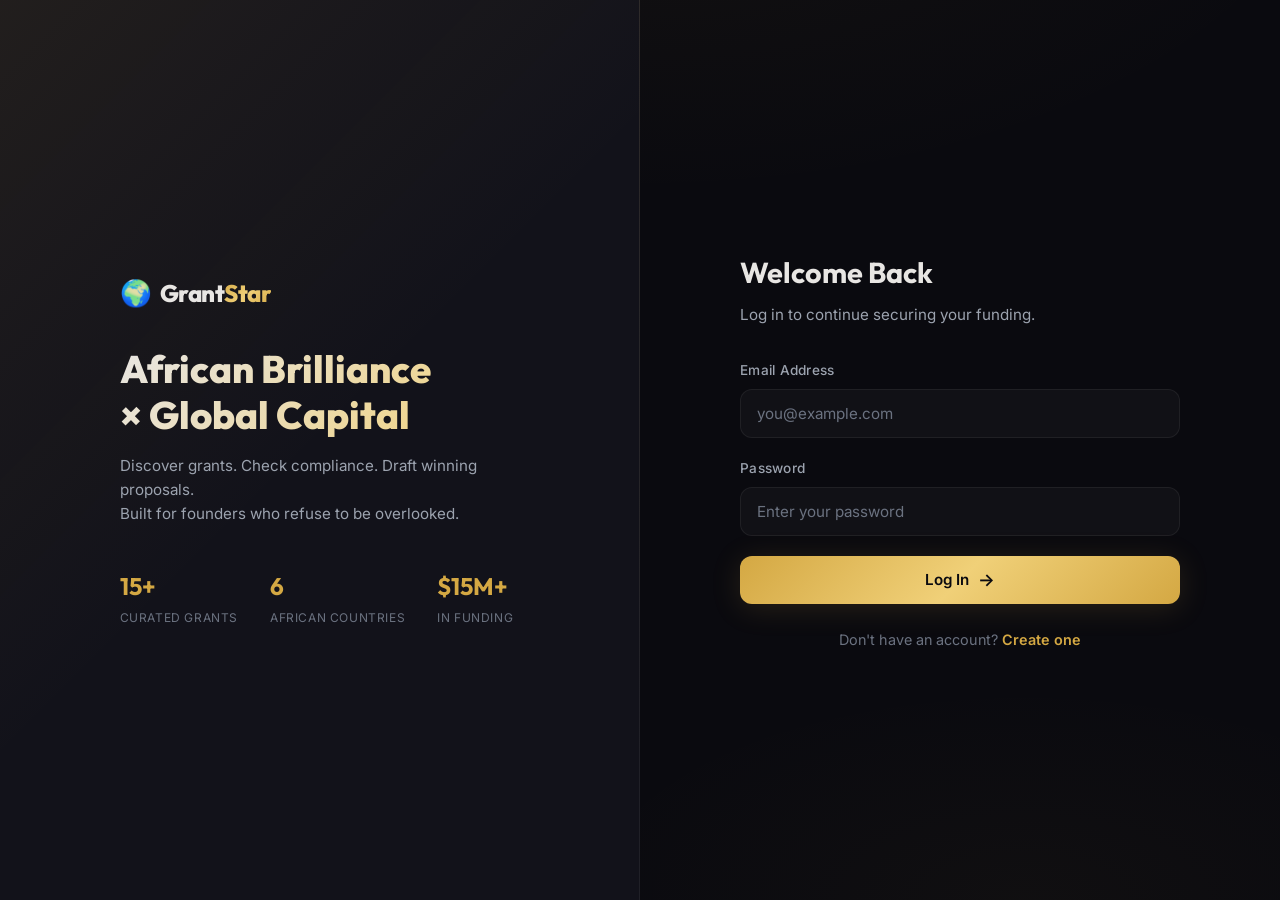
<file: templates/login.html>
<!DOCTYPE html>
<html lang="en">

<head>
    <meta charset="UTF-8">
    <meta name="viewport" content="width=device-width, initial-scale=1.0">
    <meta name="description" content="GrantStar — Login to your African Grant Strategist account.">
    <title>Login — GrantStar</title>
    <link rel="preconnect" href="https://fonts.googleapis.com">
    <link rel="preconnect" href="https://fonts.gstatic.com" crossorigin>
    <link
        href="https://fonts.googleapis.com/css2?family=Inter:wght@300;400;500;600;700;800&family=Outfit:wght@400;500;600;700;800&display=swap"
        rel="stylesheet">
    <link rel="stylesheet" href="/static/css/style.css">
</head>

<body class="auth-body">

    <div class="auth-container">
        <!-- Left: Branding Panel -->
        <div class="auth-branding">
            <div class="auth-brand-content">
                <div class="logo">
                    <span class="logo-icon">🌍</span>
                    <span class="logo-text">Grant<span class="logo-accent">Star</span></span>
                </div>
                <h1 class="auth-headline">African Brilliance<br>× Global Capital</h1>
                <p class="auth-subtext">
                    Discover grants. Check compliance. Draft winning proposals.<br>
                    Built for founders who refuse to be overlooked.
                </p>
                <div class="auth-stats">
                    <div class="auth-stat">
                        <span class="auth-stat-num">15+</span>
                        <span class="auth-stat-label">Curated Grants</span>
                    </div>
                    <div class="auth-stat">
                        <span class="auth-stat-num">6</span>
                        <span class="auth-stat-label">African Countries</span>
                    </div>
                    <div class="auth-stat">
                        <span class="auth-stat-num">$15M+</span>
                        <span class="auth-stat-label">In Funding</span>
                    </div>
                </div>
            </div>
        </div>

        <!-- Right: Login Form -->
        <div class="auth-form-panel">
            <div class="auth-form-wrapper">
                <h2 class="auth-form-title">Welcome Back</h2>
                <p class="auth-form-subtitle">Log in to continue securing your funding.</p>

                <form id="login-form" class="auth-form">
                    <div class="form-group">
                        <label for="email">Email Address</label>
                        <input type="email" id="email" placeholder="you@example.com" required autocomplete="email">
                    </div>
                    <div class="form-group">
                        <label for="password">Password</label>
                        <input type="password" id="password" placeholder="Enter your password" required
                            autocomplete="current-password">
                    </div>

                    <div id="error-message" class="auth-error hidden"></div>

                    <button type="submit" class="btn btn-primary btn-full" id="btn-login">
                        <span class="btn-text">Log In</span>
                        <span class="btn-icon">→</span>
                    </button>
                </form>

                <p class="auth-switch">
                    Don't have an account? <a href="/register">Create one</a>
                </p>
            </div>
        </div>
    </div>

    <!-- Toast -->
    <div id="toast" class="toast hidden">
        <span id="toast-message"></span>
    </div>

    <!-- Loading -->
    <div id="loading" class="loading-overlay hidden">
        <div class="loading-spinner">
            <div class="spinner-ring"></div>
            <p class="loading-text">Authenticating...</p>
        </div>
    </div>

    <script>
        // ── LOGIN FORM ──
        document.getElementById('login-form').addEventListener('submit', async (e) => {
            e.preventDefault();
            const email = document.getElementById('email').value;
            const password = document.getElementById('password').value;
            const errorEl = document.getElementById('error-message');
            const btn = document.getElementById('btn-login');

            errorEl.classList.add('hidden');
            btn.disabled = true;
            btn.querySelector('.btn-text').textContent = 'Logging in...';

            try {
                const res = await fetch('/api/auth/login', {
                    method: 'POST',
                    headers: { 'Content-Type': 'application/json' },
                    body: JSON.stringify({ email, password }),
                });

                const data = await res.json();

                if (res.ok) {
                    showToast('Login successful! Redirecting...');
                    setTimeout(() => { window.location.href = '/'; }, 800);
                } else {
                    errorEl.textContent = data.error || 'Login failed.';
                    errorEl.classList.remove('hidden');
                    btn.disabled = false;
                    btn.querySelector('.btn-text').textContent = 'Log In';
                }
            } catch (err) {
                errorEl.textContent = 'Network error. Please try again.';
                errorEl.classList.remove('hidden');
                btn.disabled = false;
                btn.querySelector('.btn-text').textContent = 'Log In';
            }
        });

        function showToast(message) {
            const toast = document.getElementById('toast');
            document.getElementById('toast-message').textContent = message;
            toast.classList.remove('hidden');
            toast.classList.add('show');
            setTimeout(() => {
                toast.classList.remove('show');
                setTimeout(() => toast.classList.add('hidden'), 300);
            }, 3000);
        }
    </script>
</body>

</html>
</file>
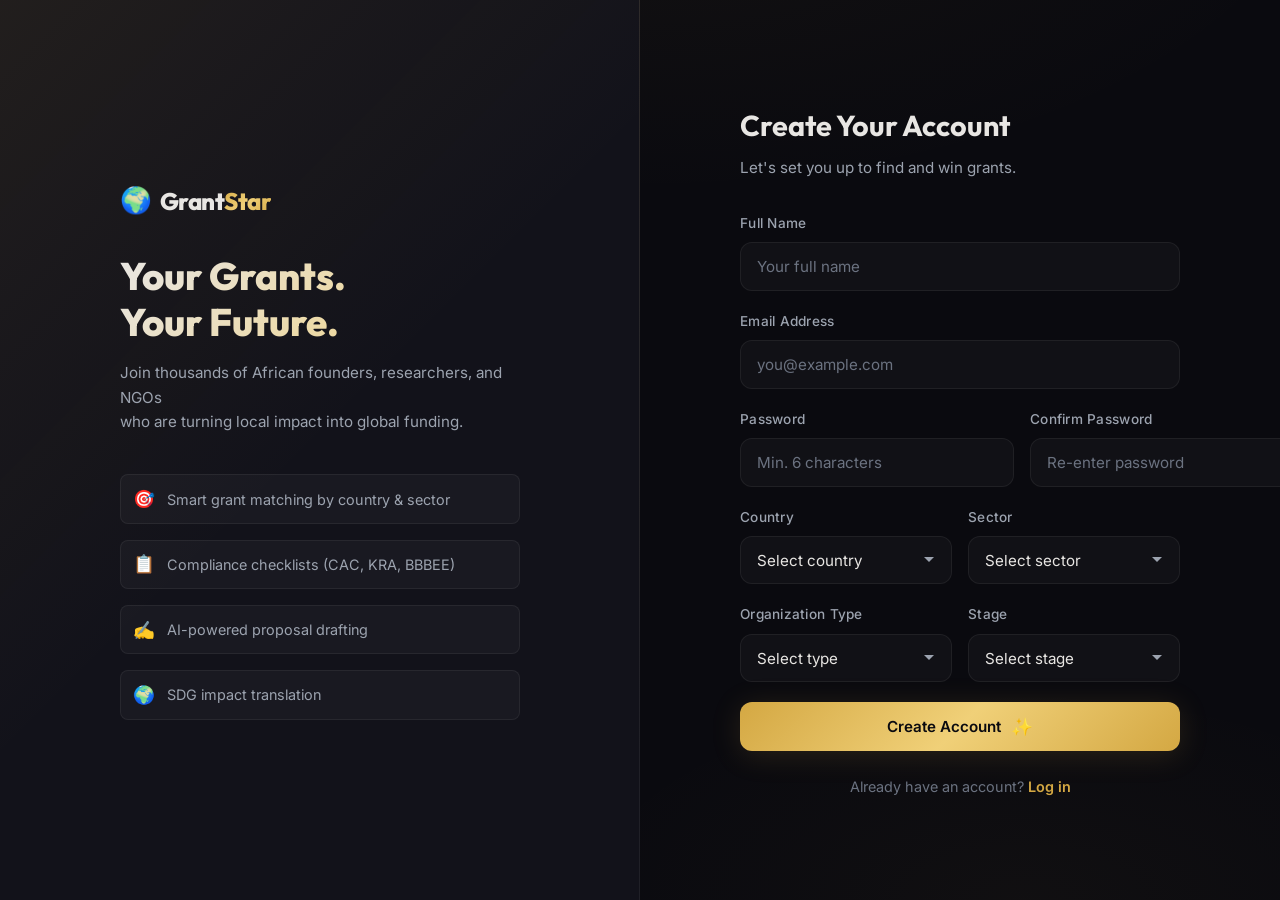
<file: templates/register.html>
<!DOCTYPE html>
<html lang="en">

<head>
    <meta charset="UTF-8">
    <meta name="viewport" content="width=device-width, initial-scale=1.0">
    <meta name="description" content="GrantStar — Create your account and start winning grants.">
    <title>Register — GrantStar</title>
    <link rel="preconnect" href="https://fonts.googleapis.com">
    <link rel="preconnect" href="https://fonts.gstatic.com" crossorigin>
    <link
        href="https://fonts.googleapis.com/css2?family=Inter:wght@300;400;500;600;700;800&family=Outfit:wght@400;500;600;700;800&display=swap"
        rel="stylesheet">
    <link rel="stylesheet" href="/static/css/style.css">
</head>

<body class="auth-body">

    <div class="auth-container">
        <!-- Left: Branding Panel -->
        <div class="auth-branding">
            <div class="auth-brand-content">
                <div class="logo">
                    <span class="logo-icon">🌍</span>
                    <span class="logo-text">Grant<span class="logo-accent">Star</span></span>
                </div>
                <h1 class="auth-headline">Your Grants.<br>Your Future.</h1>
                <p class="auth-subtext">
                    Join thousands of African founders, researchers, and NGOs<br>
                    who are turning local impact into global funding.
                </p>
                <div class="auth-features">
                    <div class="auth-feature">
                        <span class="auth-feature-icon">🎯</span>
                        <span>Smart grant matching by country & sector</span>
                    </div>
                    <div class="auth-feature">
                        <span class="auth-feature-icon">📋</span>
                        <span>Compliance checklists (CAC, KRA, BBBEE)</span>
                    </div>
                    <div class="auth-feature">
                        <span class="auth-feature-icon">✍️</span>
                        <span>AI-powered proposal drafting</span>
                    </div>
                    <div class="auth-feature">
                        <span class="auth-feature-icon">🌍</span>
                        <span>SDG impact translation</span>
                    </div>
                </div>
            </div>
        </div>

        <!-- Right: Registration Form -->
        <div class="auth-form-panel">
            <div class="auth-form-wrapper">
                <h2 class="auth-form-title">Create Your Account</h2>
                <p class="auth-form-subtitle">Let's set you up to find and win grants.</p>

                <form id="register-form" class="auth-form">
                    <div class="form-group">
                        <label for="full_name">Full Name</label>
                        <input type="text" id="full_name" placeholder="Your full name" required autocomplete="name">
                    </div>
                    <div class="form-group">
                        <label for="email">Email Address</label>
                        <input type="email" id="email" placeholder="you@example.com" required autocomplete="email">
                    </div>
                    <div class="form-row">
                        <div class="form-group">
                            <label for="password">Password</label>
                            <input type="password" id="password" placeholder="Min. 6 characters" required
                                autocomplete="new-password" minlength="6">
                        </div>
                        <div class="form-group">
                            <label for="confirm_password">Confirm Password</label>
                            <input type="password" id="confirm_password" placeholder="Re-enter password" required
                                autocomplete="new-password">
                        </div>
                    </div>
                    <div class="form-row">
                        <div class="form-group">
                            <label for="country">Country</label>
                            <select id="country">
                                <option value="">Select country</option>
                                <option value="Nigeria">🇳🇬 Nigeria</option>
                                <option value="Kenya">🇰🇪 Kenya</option>
                                <option value="South Africa">🇿🇦 South Africa</option>
                                <option value="Ghana">🇬🇭 Ghana</option>
                                <option value="Rwanda">🇷🇼 Rwanda</option>
                                <option value="Tanzania">🇹🇿 Tanzania</option>
                                <option value="Ethiopia">🇪🇹 Ethiopia</option>
                                <option value="Uganda">🇺🇬 Uganda</option>
                                <option value="Senegal">🇸🇳 Senegal</option>
                                <option value="Egypt">🇪🇬 Egypt</option>
                            </select>
                        </div>
                        <div class="form-group">
                            <label for="sector">Sector</label>
                            <select id="sector">
                                <option value="">Select sector</option>
                                <option value="Tech">💻 Technology</option>
                                <option value="Agri">🌾 Agriculture</option>
                                <option value="Health">🏥 Health</option>
                                <option value="Education">📚 Education</option>
                                <option value="Finance">💰 FinTech</option>
                                <option value="Energy">⚡ Clean Energy</option>
                                <option value="Creative">🎨 Creative</option>
                                <option value="Manufacturing">🏭 Manufacturing</option>
                                <option value="Environment">🌱 Environment</option>
                            </select>
                        </div>
                    </div>
                    <div class="form-row">
                        <div class="form-group">
                            <label for="org_type">Organization Type</label>
                            <select id="org_type">
                                <option value="">Select type</option>
                                <option value="Startup">🚀 Startup</option>
                                <option value="NGO">🤝 NGO</option>
                                <option value="Research">🔬 Research</option>
                                <option value="Individual">👤 Individual</option>
                            </select>
                        </div>
                        <div class="form-group">
                            <label for="stage">Stage</label>
                            <select id="stage">
                                <option value="">Select stage</option>
                                <option value="Idea">💡 Idea Stage</option>
                                <option value="Early">🌱 Early Stage</option>
                                <option value="Growth">📈 Growth Stage</option>
                            </select>
                        </div>
                    </div>

                    <div id="error-message" class="auth-error hidden"></div>

                    <button type="submit" class="btn btn-primary btn-full" id="btn-register">
                        <span class="btn-text">Create Account</span>
                        <span class="btn-icon">✨</span>
                    </button>
                </form>

                <p class="auth-switch">
                    Already have an account? <a href="/login">Log in</a>
                </p>
            </div>
        </div>
    </div>

    <!-- Toast -->
    <div id="toast" class="toast hidden">
        <span id="toast-message"></span>
    </div>

    <script>
        // ── REGISTER FORM ──
        document.getElementById('register-form').addEventListener('submit', async (e) => {
            e.preventDefault();
            const fullName = document.getElementById('full_name').value;
            const email = document.getElementById('email').value;
            const password = document.getElementById('password').value;
            const confirmPassword = document.getElementById('confirm_password').value;
            const country = document.getElementById('country').value;
            const sector = document.getElementById('sector').value;
            const orgType = document.getElementById('org_type').value;
            const stage = document.getElementById('stage').value;
            const errorEl = document.getElementById('error-message');
            const btn = document.getElementById('btn-register');

            errorEl.classList.add('hidden');

            // Client-side validation
            if (password !== confirmPassword) {
                errorEl.textContent = 'Passwords do not match.';
                errorEl.classList.remove('hidden');
                return;
            }

            if (password.length < 6) {
                errorEl.textContent = 'Password must be at least 6 characters.';
                errorEl.classList.remove('hidden');
                return;
            }

            btn.disabled = true;
            btn.querySelector('.btn-text').textContent = 'Creating account...';

            try {
                const res = await fetch('/api/auth/register', {
                    method: 'POST',
                    headers: { 'Content-Type': 'application/json' },
                    body: JSON.stringify({
                        full_name: fullName,
                        email,
                        password,
                        country,
                        sector,
                        org_type: orgType,
                        stage,
                    }),
                });

                const data = await res.json();

                if (res.ok) {
                    showToast('Account created! Redirecting...');
                    setTimeout(() => { window.location.href = '/'; }, 800);
                } else {
                    errorEl.textContent = data.error || 'Registration failed.';
                    errorEl.classList.remove('hidden');
                    btn.disabled = false;
                    btn.querySelector('.btn-text').textContent = 'Create Account';
                }
            } catch (err) {
                errorEl.textContent = 'Network error. Please try again.';
                errorEl.classList.remove('hidden');
                btn.disabled = false;
                btn.querySelector('.btn-text').textContent = 'Create Account';
            }
        });

        function showToast(message) {
            const toast = document.getElementById('toast');
            document.getElementById('toast-message').textContent = message;
            toast.classList.remove('hidden');
            toast.classList.add('show');
            setTimeout(() => {
                toast.classList.remove('show');
                setTimeout(() => toast.classList.add('hidden'), 300);
            }, 3000);
        }
    </script>
</body>

</html>
</file>
<file: static/css/style.css>
/* ────────────────────────────────────────────────────────────
   GrantStar — Premium CSS Design System
   Dark mode with gold/amber accents, glassmorphism, micro-animations
   ──────────────────────────────────────────────────────────── */

/* ── VARIABLES ───────────────────────────────────────────────── */
:root {
    --bg-primary: #0a0a0f;
    --bg-secondary: #12121a;
    --bg-card: rgba(20, 20, 32, 0.8);
    --bg-glass: rgba(255, 255, 255, 0.03);
    --bg-glass-hover: rgba(255, 255, 255, 0.06);

    --gold-primary: #d4a843;
    --gold-light: #f0d078;
    --gold-dark: #a67c2e;
    --gold-glow: rgba(212, 168, 67, 0.2);
    --gold-gradient: linear-gradient(135deg, #d4a843 0%, #f0d078 50%, #d4a843 100%);

    --green-accent: #34d399;
    --green-dark: #059669;
    --red-accent: #f87171;
    --orange-accent: #fb923c;
    --blue-accent: #60a5fa;

    --text-primary: #e8e6e3;
    --text-secondary: #9ca3af;
    --text-muted: #6b7280;
    --text-gold: #d4a843;

    --border-subtle: rgba(255, 255, 255, 0.06);
    --border-gold: rgba(212, 168, 67, 0.3);

    --radius-sm: 8px;
    --radius-md: 12px;
    --radius-lg: 16px;
    --radius-xl: 24px;

    --shadow-sm: 0 2px 8px rgba(0, 0, 0, 0.3);
    --shadow-md: 0 4px 20px rgba(0, 0, 0, 0.4);
    --shadow-lg: 0 8px 40px rgba(0, 0, 0, 0.5);
    --shadow-gold: 0 4px 30px rgba(212, 168, 67, 0.15);

    --font-primary: 'Inter', -apple-system, BlinkMacSystemFont, sans-serif;
    --font-display: 'Outfit', 'Inter', sans-serif;

    --transition-fast: 0.15s ease;
    --transition-base: 0.25s ease;
    --transition-slow: 0.4s cubic-bezier(0.16, 1, 0.3, 1);
}

/* ── RESET & BASE ────────────────────────────────────────────── */
*,
*::before,
*::after {
    box-sizing: border-box;
    margin: 0;
    padding: 0;
}

html {
    scroll-behavior: smooth;
    -webkit-font-smoothing: antialiased;
}

body {
    font-family: var(--font-primary);
    background: var(--bg-primary);
    color: var(--text-primary);
    line-height: 1.6;
    min-height: 100vh;
    overflow-x: hidden;
    background-image:
        radial-gradient(ellipse 80% 60% at 50% -20%, rgba(212, 168, 67, 0.05) 0%, transparent 70%),
        radial-gradient(ellipse 60% 40% at 80% 100%, rgba(212, 168, 67, 0.03) 0%, transparent 60%);
}

/* ── HEADER ──────────────────────────────────────────────────── */
.header {
    position: sticky;
    top: 0;
    z-index: 100;
    background: rgba(10, 10, 15, 0.85);
    backdrop-filter: blur(20px);
    -webkit-backdrop-filter: blur(20px);
    border-bottom: 1px solid var(--border-subtle);
    padding: 1rem 2rem;
}

.header-inner {
    max-width: 1200px;
    margin: 0 auto;
    display: flex;
    align-items: center;
    justify-content: space-between;
}

.logo {
    display: flex;
    align-items: center;
    gap: 0.5rem;
}

.logo-icon {
    font-size: 1.6rem;
    animation: float 3s ease-in-out infinite;
}

@keyframes float {

    0%,
    100% {
        transform: translateY(0);
    }

    50% {
        transform: translateY(-3px);
    }
}

.logo-text {
    font-family: var(--font-display);
    font-size: 1.5rem;
    font-weight: 800;
    color: var(--text-primary);
    letter-spacing: -0.02em;
}

.logo-accent {
    background: var(--gold-gradient);
    -webkit-background-clip: text;
    background-clip: text;
    -webkit-text-fill-color: transparent;
}

.tagline {
    font-size: 0.85rem;
    color: var(--text-muted);
    font-weight: 400;
    letter-spacing: 0.03em;
}

/* ── PROGRESS BAR ────────────────────────────────────────────── */
.progress-container {
    max-width: 600px;
    margin: 2rem auto 0;
    padding: 0 2rem;
}

.progress-bar {
    display: flex;
    align-items: center;
    justify-content: center;
    gap: 0;
}

.progress-step {
    display: flex;
    flex-direction: column;
    align-items: center;
    gap: 0.5rem;
    position: relative;
    z-index: 2;
}

.step-circle {
    width: 36px;
    height: 36px;
    border-radius: 50%;
    display: flex;
    align-items: center;
    justify-content: center;
    font-size: 0.85rem;
    font-weight: 600;
    border: 2px solid var(--border-subtle);
    background: var(--bg-secondary);
    color: var(--text-muted);
    transition: all var(--transition-base);
}

.progress-step.active .step-circle {
    border-color: var(--gold-primary);
    background: rgba(212, 168, 67, 0.15);
    color: var(--gold-light);
    box-shadow: 0 0 20px rgba(212, 168, 67, 0.2);
}

.progress-step.completed .step-circle {
    border-color: var(--green-accent);
    background: rgba(52, 211, 153, 0.15);
    color: var(--green-accent);
}

.step-label {
    font-size: 0.7rem;
    color: var(--text-muted);
    font-weight: 500;
    text-transform: uppercase;
    letter-spacing: 0.05em;
    transition: color var(--transition-base);
}

.progress-step.active .step-label {
    color: var(--gold-primary);
}

.progress-step.completed .step-label {
    color: var(--green-accent);
}

.progress-line {
    flex: 1;
    height: 2px;
    background: var(--border-subtle);
    min-width: 40px;
    margin-bottom: 1.5rem;
    transition: background var(--transition-base);
}

.progress-line.active {
    background: var(--gold-primary);
}

/* ── MAIN ────────────────────────────────────────────────────── */
.main {
    max-width: 900px;
    margin: 0 auto;
    padding: 2rem;
    min-height: 60vh;
}

/* ── STEP PANELS ─────────────────────────────────────────────── */
.step-panel {
    display: none;
    animation: fadeSlideIn 0.5s var(--transition-slow) forwards;
}

.step-panel.active {
    display: block;
}

@keyframes fadeSlideIn {
    from {
        opacity: 0;
        transform: translateY(20px);
    }

    to {
        opacity: 1;
        transform: translateY(0);
    }
}

.panel-header {
    text-align: center;
    margin-bottom: 2.5rem;
}

.panel-header h1 {
    font-family: var(--font-display);
    font-size: 2rem;
    font-weight: 700;
    margin-bottom: 0.5rem;
    background: linear-gradient(135deg, var(--text-primary), var(--gold-light));
    -webkit-background-clip: text;
    background-clip: text;
    -webkit-text-fill-color: transparent;
}

.panel-header p {
    color: var(--text-secondary);
    font-size: 1rem;
}

/* ── FORMS ────────────────────────────────────────────────────── */
.form-grid {
    display: grid;
    grid-template-columns: 1fr 1fr;
    gap: 1.5rem;
}

.form-group {
    display: flex;
    flex-direction: column;
    gap: 0.5rem;
}

.form-group.full-width {
    grid-column: 1 / -1;
}

.form-group label {
    font-size: 0.85rem;
    font-weight: 500;
    color: var(--text-secondary);
    letter-spacing: 0.02em;
}

.form-group select,
.form-group input,
.form-group textarea {
    background: var(--bg-glass);
    border: 1px solid var(--border-subtle);
    border-radius: var(--radius-md);
    padding: 0.85rem 1rem;
    color: var(--text-primary);
    font-family: var(--font-primary);
    font-size: 0.95rem;
    transition: all var(--transition-base);
    outline: none;
    appearance: none;
    -webkit-appearance: none;
}

.form-group select {
    background-image: url("data:image/svg+xml,%3Csvg xmlns='http://www.w3.org/2000/svg' width='12' height='12' viewBox='0 0 12 12'%3E%3Cpath fill='%239ca3af' d='M6 8L1 3h10z'/%3E%3C/svg%3E");
    background-repeat: no-repeat;
    background-position: right 1rem center;
    padding-right: 2.5rem;
    cursor: pointer;
}

.form-group select option {
    background: var(--bg-secondary);
    color: var(--text-primary);
}

.form-group input:focus,
.form-group select:focus,
.form-group textarea:focus {
    border-color: var(--gold-primary);
    box-shadow: 0 0 0 3px var(--gold-glow);
}

.form-group textarea {
    resize: vertical;
    min-height: 80px;
}

.form-group input::placeholder,
.form-group textarea::placeholder {
    color: var(--text-muted);
}

/* Checkbox */
.checkbox-label {
    display: flex;
    align-items: center;
    gap: 0.75rem;
    cursor: pointer;
    font-size: 0.9rem;
    color: var(--text-secondary);
}

.checkbox-label input[type="checkbox"] {
    width: 20px;
    height: 20px;
    border-radius: 4px;
    border: 2px solid var(--border-subtle);
    background: var(--bg-glass);
    cursor: pointer;
    transition: all var(--transition-fast);
    flex-shrink: 0;
}

.checkbox-label input[type="checkbox"]:checked {
    background: var(--gold-primary);
    border-color: var(--gold-primary);
}

/* ── BUTTONS ─────────────────────────────────────────────────── */
.form-actions {
    display: flex;
    gap: 1rem;
    justify-content: center;
    margin-top: 1rem;
}

.form-actions.full-width {
    grid-column: 1 / -1;
}

.btn {
    display: inline-flex;
    align-items: center;
    gap: 0.6rem;
    padding: 0.85rem 2rem;
    border-radius: var(--radius-md);
    font-family: var(--font-primary);
    font-size: 0.95rem;
    font-weight: 600;
    cursor: pointer;
    border: none;
    transition: all var(--transition-base);
    position: relative;
    overflow: hidden;
}

.btn-primary {
    background: var(--gold-gradient);
    color: #0a0a0f;
    box-shadow: var(--shadow-gold);
}

.btn-primary:hover {
    transform: translateY(-2px);
    box-shadow: 0 6px 40px rgba(212, 168, 67, 0.3);
}

.btn-primary:active {
    transform: translateY(0);
}

.btn-secondary {
    background: var(--bg-glass);
    color: var(--text-secondary);
    border: 1px solid var(--border-subtle);
}

.btn-secondary:hover {
    background: var(--bg-glass-hover);
    color: var(--text-primary);
    border-color: var(--border-gold);
}

.btn-outline {
    background: transparent;
    color: var(--gold-primary);
    border: 1px solid var(--border-gold);
    padding: 0.6rem 1.2rem;
    font-size: 0.85rem;
}

.btn-outline:hover {
    background: rgba(212, 168, 67, 0.1);
}

.btn-sm {
    padding: 0.5rem 1rem;
    font-size: 0.8rem;
}

.btn-icon {
    font-size: 1.1rem;
    transition: transform var(--transition-fast);
}

.btn:hover .btn-icon {
    transform: translateX(3px);
}

/* ── GRANT CARDS ─────────────────────────────────────────────── */
.grants-section {
    margin-bottom: 3rem;
}

.section-title {
    font-family: var(--font-display);
    font-size: 1.2rem;
    font-weight: 600;
    color: var(--text-primary);
    margin-bottom: 1.25rem;
    padding-bottom: 0.5rem;
    border-bottom: 1px solid var(--border-subtle);
}

.grants-grid {
    display: grid;
    gap: 1.25rem;
}

.grant-card {
    background: var(--bg-card);
    border: 1px solid var(--border-subtle);
    border-radius: var(--radius-lg);
    padding: 1.5rem;
    transition: all var(--transition-base);
    position: relative;
    overflow: hidden;
    cursor: pointer;
}

.grant-card::before {
    content: '';
    position: absolute;
    top: 0;
    left: 0;
    right: 0;
    height: 3px;
    background: var(--gold-gradient);
    opacity: 0;
    transition: opacity var(--transition-base);
}

.grant-card:hover {
    border-color: var(--border-gold);
    transform: translateY(-2px);
    box-shadow: var(--shadow-gold);
}

.grant-card:hover::before {
    opacity: 1;
}

.grant-card-header {
    display: flex;
    justify-content: space-between;
    align-items: flex-start;
    margin-bottom: 1.25rem;
    gap: 1.5rem;
}

.grant-title-group {
    display: flex;
    flex-direction: column;
    gap: 0.5rem;
    flex: 1;
}

.deadline-pill-container {
    flex-shrink: 0;
}

.deadline-pill {
    display: inline-flex;
    align-items: center;
    gap: 0.5rem;
    padding: 0.5rem 0.85rem;
    background: rgba(255, 255, 255, 0.05);
    border: 1px solid var(--border-subtle);
    border-radius: var(--radius-md);
    box-shadow: var(--shadow-sm);
    transition: all var(--transition-base);
}

.deadline-pill .pill-icon {
    font-size: 1rem;
}

.deadline-pill .time-block {
    display: flex;
    align-items: baseline;
    gap: 0.1rem;
}

.deadline-pill .val {
    font-size: 1.05rem;
    font-weight: 700;
    font-family: var(--font-display);
    line-height: 1;
}

.deadline-pill .lbl {
    font-size: 0.7rem;
    font-weight: 500;
    color: var(--text-muted);
    text-transform: uppercase;
}

/* Urgency States */
.deadline-pill.urgent {
    background: rgba(248, 113, 113, 0.1);
    border-color: rgba(248, 113, 113, 0.4);
    box-shadow: 0 0 20px rgba(248, 113, 113, 0.15);
    animation: urgent-pulse 2s infinite;
}

.deadline-pill.urgent .val {
    color: var(--red-accent);
}

.deadline-pill.warning {
    background: rgba(212, 168, 67, 0.1);
    border-color: rgba(212, 168, 67, 0.4);
    box-shadow: 0 0 20px rgba(212, 168, 67, 0.1);
}

.deadline-pill.warning .val {
    color: var(--gold-light);
}

.deadline-pill.passed {
    background: rgba(107, 114, 128, 0.1);
    border-color: rgba(107, 114, 128, 0.2);
    color: var(--text-muted);
    font-size: 0.8rem;
    font-weight: 700;
    padding: 0.4rem 0.75rem;
}

@keyframes urgent-pulse {
    0% {
        transform: scale(1);
        box-shadow: 0 0 20px rgba(248, 113, 113, 0.15);
    }

    50% {
        transform: scale(1.02);
        box-shadow: 0 0 30px rgba(248, 113, 113, 0.3);
    }

    100% {
        transform: scale(1);
        box-shadow: 0 0 20px rgba(248, 113, 113, 0.15);
    }
}

.grant-name {
    font-family: var(--font-display);
    font-size: 1.2rem;
    font-weight: 700;
    color: var(--text-primary);
    line-height: 1.2;
}

.grant-score {
    display: flex;
    align-items: center;
    gap: 0.3rem;
    padding: 0.3rem 0.7rem;
    border-radius: 999px;
    font-size: 0.75rem;
    font-weight: 700;
    flex-shrink: 0;
}

.grant-score.high {
    background: rgba(52, 211, 153, 0.15);
    color: var(--green-accent);
    border: 1px solid rgba(52, 211, 153, 0.3);
}

.grant-score.medium {
    background: rgba(251, 146, 60, 0.15);
    color: var(--orange-accent);
    border: 1px solid rgba(251, 146, 60, 0.3);
}

.grant-score.low {
    background: rgba(248, 113, 113, 0.15);
    color: var(--red-accent);
    border: 1px solid rgba(248, 113, 113, 0.3);
}

.grant-funder {
    font-size: 0.85rem;
    color: var(--text-gold);
    font-weight: 500;
    margin-bottom: 0.5rem;
}

.grant-description {
    font-size: 0.88rem;
    color: var(--text-secondary);
    line-height: 1.5;
    margin-bottom: 1rem;
}

.grant-meta {
    display: flex;
    flex-wrap: wrap;
    gap: 0.75rem;
    margin-bottom: 1rem;
}

.grant-meta-item {
    display: flex;
    align-items: center;
    gap: 0.35rem;
    font-size: 0.8rem;
    color: var(--text-muted);
}

.deadline-row {
    display: flex;
    align-items: center;
    gap: 0.4rem;
}

.deadline-timer {
    font-weight: 600;
    transition: color var(--transition-base);
}

.deadline-timer.urgent {
    color: var(--red-accent);
    animation: pulse-red 2s infinite;
}

.deadline-timer.warning {
    color: var(--orange-accent);
}

.deadline-timer.passed {
    color: var(--text-muted);
    text-decoration: line-through;
}

@keyframes pulse-red {
    0% {
        opacity: 1;
    }

    50% {
        opacity: 0.6;
    }

    100% {
        opacity: 1;
    }
}

.grant-meta-item .icon {
    font-size: 0.9rem;
}

.grant-tags {
    display: flex;
    flex-wrap: wrap;
    gap: 0.4rem;
    margin-bottom: 1rem;
}

.tag {
    padding: 0.25rem 0.6rem;
    border-radius: 999px;
    font-size: 0.7rem;
    font-weight: 500;
    background: rgba(212, 168, 67, 0.1);
    color: var(--gold-primary);
    border: 1px solid rgba(212, 168, 67, 0.2);
    text-transform: uppercase;
    letter-spacing: 0.03em;
}

.grant-reasons {
    margin-bottom: 0.75rem;
}

.grant-reasons li {
    font-size: 0.82rem;
    color: var(--green-accent);
    padding: 0.15rem 0;
    list-style: none;
}

.grant-reasons li::before {
    content: '✓ ';
    font-weight: 700;
}

.grant-warnings li {
    font-size: 0.82rem;
    color: var(--orange-accent);
    padding: 0.15rem 0;
    list-style: none;
}

.grant-card-actions {
    display: flex;
    gap: 0.75rem;
    margin-top: 1rem;
    padding-top: 1rem;
    border-top: 1px solid var(--border-subtle);
}

/* ── COMPLIANCE ──────────────────────────────────────────────── */
.compliance-grid {
    display: grid;
    gap: 1.5rem;
    margin-bottom: 2rem;
}

.compliance-card {
    background: var(--bg-card);
    border: 1px solid var(--border-subtle);
    border-radius: var(--radius-lg);
    padding: 1.5rem;
}

.compliance-card h3 {
    font-family: var(--font-display);
    font-size: 1rem;
    font-weight: 600;
    color: var(--gold-primary);
    margin-bottom: 1rem;
    display: flex;
    align-items: center;
    gap: 0.5rem;
}

.doc-list {
    list-style: none;
    display: flex;
    flex-direction: column;
    gap: 0.6rem;
}

.doc-list li {
    display: flex;
    align-items: center;
    gap: 0.6rem;
    font-size: 0.9rem;
    color: var(--text-secondary);
    padding: 0.5rem 0.75rem;
    border-radius: var(--radius-sm);
    background: var(--bg-glass);
    border: 1px solid var(--border-subtle);
    transition: all var(--transition-fast);
}

.doc-list li:hover {
    border-color: var(--border-gold);
    background: var(--bg-glass-hover);
}

.doc-list li .doc-icon {
    font-size: 1rem;
    flex-shrink: 0;
}

.tip-card {
    background: rgba(212, 168, 67, 0.05);
    border: 1px solid var(--border-gold);
    border-radius: var(--radius-md);
    padding: 1rem;
    margin-top: 0.5rem;
}

.tip-card p {
    font-size: 0.85rem;
    color: var(--text-secondary);
    padding: 0.3rem 0;
    line-height: 1.5;
}

/* ── PROPOSAL OUTPUT ─────────────────────────────────────────── */
.proposal-output {
    margin-top: 2.5rem;
    border: 1px solid var(--border-gold);
    border-radius: var(--radius-lg);
    overflow: hidden;
    animation: fadeSlideIn 0.5s ease forwards;
}

.proposal-header {
    display: flex;
    justify-content: space-between;
    align-items: center;
    padding: 1.25rem 1.5rem;
    background: rgba(212, 168, 67, 0.08);
    border-bottom: 1px solid var(--border-gold);
}

.proposal-header h2 {
    font-family: var(--font-display);
    font-size: 1.15rem;
    font-weight: 600;
    color: var(--gold-light);
}

.proposal-body {
    padding: 1.5rem;
    font-size: 0.92rem;
    line-height: 1.7;
    color: var(--text-secondary);
    white-space: pre-wrap;
}

.proposal-body h2 {
    font-family: var(--font-display);
    font-size: 1.1rem;
    font-weight: 600;
    color: var(--text-primary);
    margin-top: 1.5rem;
    margin-bottom: 0.75rem;
    padding-bottom: 0.4rem;
    border-bottom: 1px solid var(--border-subtle);
}

.proposal-body strong {
    color: var(--text-primary);
}

.proposal-body table {
    width: 100%;
    border-collapse: collapse;
    margin: 1rem 0;
    font-size: 0.85rem;
}

.proposal-body table th,
.proposal-body table td {
    padding: 0.6rem 0.8rem;
    text-align: left;
    border-bottom: 1px solid var(--border-subtle);
}

.proposal-body table th {
    color: var(--gold-primary);
    font-weight: 600;
    background: var(--bg-glass);
}

.proposal-meta {
    padding: 1rem 1.5rem;
    border-top: 1px solid var(--border-subtle);
    display: flex;
    justify-content: space-between;
    align-items: center;
    flex-wrap: wrap;
    gap: 0.75rem;
}

.tag-list {
    display: flex;
    flex-wrap: wrap;
    gap: 0.4rem;
}

.meta-text {
    font-size: 0.8rem;
    color: var(--text-muted);
}

/* ── LOADING OVERLAY ─────────────────────────────────────────── */
.loading-overlay {
    position: fixed;
    top: 0;
    left: 0;
    right: 0;
    bottom: 0;
    background: rgba(10, 10, 15, 0.85);
    backdrop-filter: blur(10px);
    display: flex;
    align-items: center;
    justify-content: center;
    z-index: 1000;
}

.loading-spinner {
    text-align: center;
}

.spinner-ring {
    width: 48px;
    height: 48px;
    border: 3px solid var(--border-subtle);
    border-top-color: var(--gold-primary);
    border-radius: 50%;
    animation: spin 0.8s linear infinite;
    margin: 0 auto 1rem;
}

@keyframes spin {
    to {
        transform: rotate(360deg);
    }
}

.loading-text {
    font-size: 0.95rem;
    color: var(--text-secondary);
    font-weight: 400;
}

/* ── TOAST ────────────────────────────────────────────────────── */
.toast {
    position: fixed;
    bottom: 2rem;
    left: 50%;
    transform: translateX(-50%) translateY(20px);
    background: var(--bg-card);
    border: 1px solid var(--border-gold);
    border-radius: var(--radius-md);
    padding: 0.85rem 1.5rem;
    font-size: 0.9rem;
    color: var(--text-primary);
    box-shadow: var(--shadow-lg);
    z-index: 2000;
    transition: all var(--transition-base);
    opacity: 0;
}

.toast.show {
    opacity: 1;
    transform: translateX(-50%) translateY(0);
}

/* ── FOOTER ──────────────────────────────────────────────────── */
.footer {
    text-align: center;
    padding: 3rem 2rem;
    border-top: 1px solid var(--border-subtle);
    margin-top: 4rem;
}

.footer p {
    font-size: 0.9rem;
    color: var(--text-secondary);
}

.footer .footer-sub {
    font-size: 0.8rem;
    color: var(--text-muted);
    margin-top: 0.4rem;
    font-style: italic;
}

/* ── HEADER RIGHT (USER GREETING) ─────────────────────────────── */
.header-right {
    display: flex;
    align-items: center;
    gap: 1rem;
}

.user-greeting {
    font-size: 0.9rem;
    color: var(--text-secondary);
    font-weight: 500;
}

/* ── AUTH PAGES ───────────────────────────────────────────────── */
.auth-body {
    min-height: 100vh;
    display: flex;
    flex-direction: column;
}

.auth-container {
    flex: 1;
    display: grid;
    grid-template-columns: 1fr 1fr;
    min-height: 100vh;
}

.auth-branding {
    background:
        linear-gradient(135deg, rgba(212, 168, 67, 0.08) 0%, transparent 50%),
        var(--bg-secondary);
    display: flex;
    align-items: center;
    justify-content: center;
    padding: 3rem;
    border-right: 1px solid var(--border-subtle);
}

.auth-brand-content {
    max-width: 400px;
}

.auth-brand-content .logo {
    margin-bottom: 2rem;
}

.auth-headline {
    font-family: var(--font-display);
    font-size: 2.4rem;
    font-weight: 800;
    line-height: 1.2;
    margin-bottom: 1rem;
    background: linear-gradient(135deg, var(--text-primary), var(--gold-light));
    -webkit-background-clip: text;
    background-clip: text;
    -webkit-text-fill-color: transparent;
}

.auth-subtext {
    font-size: 0.95rem;
    color: var(--text-secondary);
    line-height: 1.6;
    margin-bottom: 2.5rem;
}

.auth-stats {
    display: flex;
    gap: 2rem;
}

.auth-stat {
    display: flex;
    flex-direction: column;
    gap: 0.2rem;
}

.auth-stat-num {
    font-family: var(--font-display);
    font-size: 1.5rem;
    font-weight: 700;
    color: var(--gold-primary);
}

.auth-stat-label {
    font-size: 0.75rem;
    color: var(--text-muted);
    text-transform: uppercase;
    letter-spacing: 0.05em;
}

.auth-features {
    display: flex;
    flex-direction: column;
    gap: 1rem;
}

.auth-feature {
    display: flex;
    align-items: center;
    gap: 0.75rem;
    font-size: 0.9rem;
    color: var(--text-secondary);
    padding: 0.6rem 0.8rem;
    border-radius: var(--radius-sm);
    background: var(--bg-glass);
    border: 1px solid var(--border-subtle);
    transition: all var(--transition-fast);
}

.auth-feature:hover {
    border-color: var(--border-gold);
    background: var(--bg-glass-hover);
}

.auth-feature-icon {
    font-size: 1.1rem;
    flex-shrink: 0;
}

.auth-form-panel {
    display: flex;
    align-items: center;
    justify-content: center;
    padding: 3rem;
}

.auth-form-wrapper {
    width: 100%;
    max-width: 440px;
}

.auth-form-title {
    font-family: var(--font-display);
    font-size: 1.8rem;
    font-weight: 700;
    color: var(--text-primary);
    margin-bottom: 0.5rem;
}

.auth-form-subtitle {
    font-size: 0.95rem;
    color: var(--text-secondary);
    margin-bottom: 2rem;
}

.auth-form {
    display: flex;
    flex-direction: column;
    gap: 1.25rem;
}

.auth-form .form-row {
    display: grid;
    grid-template-columns: 1fr 1fr;
    gap: 1rem;
}

.auth-error {
    background: rgba(248, 113, 113, 0.1);
    border: 1px solid rgba(248, 113, 113, 0.3);
    border-radius: var(--radius-sm);
    padding: 0.75rem 1rem;
    font-size: 0.85rem;
    color: var(--red-accent);
    animation: fadeSlideIn 0.3s ease forwards;
}

.btn-full {
    width: 100%;
    justify-content: center;
}

.auth-switch {
    text-align: center;
    margin-top: 1.5rem;
    font-size: 0.9rem;
    color: var(--text-muted);
}

.auth-switch a {
    color: var(--gold-primary);
    text-decoration: none;
    font-weight: 600;
    transition: color var(--transition-fast);
}

.auth-switch a:hover {
    color: var(--gold-light);
}

/* Vault Intro Card */
.vault-intro-card {
    background: var(--bg-glass);
    border: 1px solid var(--border-subtle);
    border-radius: var(--radius-md);
    padding: 1.25rem;
    margin-bottom: 2rem;
    transition: all var(--transition-fast);
}

.vault-intro-card:hover {
    border-color: var(--gold-primary);
    background: var(--bg-glass-hover);
}

.vault-status {
    display: flex;
    align-items: center;
    gap: 1rem;
}

.vault-icon {
    font-size: 1.8rem;
}

.vault-info h3 {
    font-size: 1rem;
    margin-bottom: 0.1rem;
}

.vault-info p {
    font-size: 0.85rem;
    color: var(--text-muted);
}

/* Modals */
.modal {
    position: fixed;
    top: 0;
    left: 0;
    width: 100%;
    height: 100%;
    background: rgba(0, 0, 0, 0.85);
    backdrop-filter: blur(8px);
    display: flex;
    align-items: center;
    justify-content: center;
    z-index: 2000;
    animation: fadeIn 0.3s ease;
}

.modal-content {
    background: var(--bg-secondary);
    border: 1px solid var(--border-subtle);
    border-radius: var(--radius-lg);
    width: 100%;
    max-width: 800px;
    max-height: 90vh;
    overflow-y: auto;
    padding: 2.5rem;
    position: relative;
    box-shadow: var(--shadow-xl);
}

.modal-header {
    display: flex;
    justify-content: space-between;
    align-items: center;
    margin-bottom: 2rem;
}

.close-btn {
    background: none;
    border: none;
    color: var(--text-muted);
    font-size: 2rem;
    cursor: pointer;
    line-height: 1;
}

.close-btn:hover {
    color: var(--text-primary);
}

/* Vault Tabs */
.vault-tabs {
    display: flex;
    gap: 2rem;
    border-bottom: 1px solid var(--border-subtle);
    margin-bottom: 2rem;
}

.vault-tab {
    background: none;
    border: none;
    color: var(--text-muted);
    font-weight: 600;
    padding-bottom: 0.75rem;
    cursor: pointer;
    position: relative;
}

.vault-tab.active {
    color: var(--gold-primary);
}

.vault-tab.active::after {
    content: '';
    position: absolute;
    bottom: -1px;
    left: 0;
    width: 100%;
    height: 2px;
    background: var(--gold-primary);
}

.vault-tab-panel {
    display: none;
}

.vault-tab-panel.active {
    display: block;
}

.panel-note {
    font-size: 0.9rem;
    color: var(--text-muted);
    margin-bottom: 1.5rem;
    font-style: italic;
}

/* Credentials List */
.creds-list {
    display: flex;
    flex-direction: column;
    gap: 1rem;
    margin-bottom: 2rem;
}

.cred-item {
    background: var(--bg-glass);
    border: 1px solid var(--border-subtle);
    padding: 1rem;
    border-radius: var(--radius-md);
    display: flex;
    justify-content: space-between;
    align-items: center;
}

.cred-info h5 {
    margin-bottom: 0.2rem;
}

.cred-info p {
    font-size: 0.8rem;
    color: var(--text-muted);
}

/* STEP 5: AUTO-APPLY LAYOUT */
.apply-container {
    display: grid;
    grid-template-columns: 280px 1fr;
    gap: 2rem;
    margin-top: 1rem;
}

.apply-sidebar {
    display: flex;
    flex-direction: column;
    gap: 1.5rem;
}

.apply-status-card {
    background: var(--bg-glass);
    border: 1px solid var(--border-subtle);
    border-radius: var(--radius-md);
    padding: 2.25rem 1.5rem;
    text-align: center;
    display: flex;
    flex-direction: column;
    align-items: center;
    gap: 1rem;
}

.status-circle {
    width: 100px;
    height: 100px;
    border-radius: 50%;
    border: 8px solid var(--bg-secondary);
    border-top-color: var(--gold-primary);
    display: flex;
    align-items: center;
    justify-content: center;
    font-family: var(--font-display);
    font-size: 1.5rem;
    font-weight: 800;
    color: var(--gold-primary);
    box-shadow: 0 0 20px rgba(212, 168, 67, 0.2);
}

.registration-card {
    background: rgba(212, 168, 67, 0.1);
    border: 1px solid var(--gold-muted);
    border-radius: var(--radius-md);
    padding: 1.5rem;
}

.registration-card h4 {
    margin-bottom: 0.5rem;
    color: var(--gold-light);
}

.registration-card p {
    font-size: 0.85rem;
    margin-bottom: 1rem;
    line-height: 1.4;
}

.action-card {
    background: var(--bg-glass);
    border: 1px solid var(--border-subtle);
    border-radius: var(--radius-md);
    padding: 1.5rem;
}

.action-card .helper-text {
    font-size: 0.75rem;
    color: var(--text-muted);
    margin-top: 1rem;
    text-align: center;
}

/* Form Preview Sections */
.form-section-card {
    background: var(--bg-secondary);
    border: 1px solid var(--border-subtle);
    border-radius: var(--radius-md);
    margin-bottom: 1.5rem;
    overflow: hidden;
}

.section-header {
    background: rgba(255, 255, 255, 0.03);
    padding: 1rem 1.5rem;
    border-bottom: 1px solid var(--border-subtle);
    display: flex;
    justify-content: space-between;
    align-items: center;
}

.section-header h3 {
    font-size: 1rem;
    font-weight: 700;
    color: var(--gold-light);
}

.section-badge {
    font-size: 0.7rem;
    padding: 0.2rem 0.6rem;
    border-radius: 20px;
    background: var(--bg-glass);
    border: 1px solid var(--border-subtle);
}

.fields-grid {
    padding: 1.5rem;
    display: flex;
    flex-direction: column;
    gap: 1.25rem;
}

.field-card {
    display: flex;
    flex-direction: column;
    gap: 0.5rem;
}

.field-label-row {
    display: flex;
    justify-content: space-between;
    align-items: center;
}

.field-label {
    font-size: 0.85rem;
    font-weight: 600;
    color: var(--text-secondary);
}

.field-required {
    color: var(--red-accent);
    font-size: 0.75rem;
}

.field-input-group {
    display: flex;
    gap: 0.5rem;
}

.field-preview {
    flex: 1;
    background: var(--bg-glass);
    border: 1px solid var(--border-subtle);
    border-radius: var(--radius-sm);
    padding: 0.6rem 0.8rem;
    font-size: 0.9rem;
    white-space: nowrap;
    overflow: hidden;
    text-overflow: ellipsis;
}

.field-card.empty .field-preview {
    color: var(--text-muted);
    border-style: dashed;
}

.btn-copy-field {
    background: var(--bg-glass);
    border: 1px solid var(--border-subtle);
    color: var(--text-muted);
    padding: 0 0.8rem;
    border-radius: var(--radius-sm);
    cursor: pointer;
    transition: all var(--transition-fast);
    display: flex;
    align-items: center;
    justify-content: center;
}

.btn-copy-field:hover {
    background: var(--gold-muted);
    color: white;
    border-color: var(--gold-primary);
}

.field-meta {
    font-size: 0.7rem;
    color: var(--text-muted);
    display: flex;
    gap: 1rem;
}

.char-limit.near {
    color: var(--gold-light);
}

.char-limit.over {
    color: var(--red-accent);
}

/* Utilities */
.gold-text {
    color: var(--gold-primary);
}

/* ── UTILITIES ───────────────────────────────────────────────── */
.hidden {
    display: none !important;
}

/* ── AI STATUS BADGE ────────────────────────────────────────── */
.ai-badge {
    display: flex;
    align-items: center;
    gap: 8px;
    padding: 6px 14px;
    border-radius: 20px;
    font-size: 0.85rem;
    font-weight: 600;
    margin-right: 15px;
    transition: all 0.3s ease;
    border: 1px solid rgba(255, 255, 255, 0.1);
}

.ai-badge.offline {
    background: rgba(255, 255, 255, 0.05);
    color: var(--text-muted);
}

.ai-badge.active {
    background: rgba(126, 87, 194, 0.1);
    color: #b388ff;
    border-color: rgba(179, 136, 255, 0.3);
    box-shadow: 0 0 15px rgba(179, 136, 255, 0.2);
}

.ai-badge .pulse {
    width: 8px;
    height: 8px;
    border-radius: 50%;
    background: currentColor;
}

.ai-badge.active .pulse {
    animation: badge-pulse 2s infinite;
}

@keyframes badge-pulse {
    0% {
        transform: scale(1);
        opacity: 1;
        box-shadow: 0 0 0 0 rgba(179, 136, 255, 0.7);
    }

    70% {
        transform: scale(1.1);
        opacity: 0.8;
        box-shadow: 0 0 0 10px rgba(179, 136, 255, 0);
    }

    100% {
        transform: scale(1);
        opacity: 1;
        box-shadow: 0 0 0 0 rgba(179, 136, 255, 0);
    }
}

.proposal-actions {
    display: flex;
    gap: 10px;
}

/* ── RESPONSIVE ──────────────────────────────────────────────── */
@media (max-width: 768px) {
    .header-inner {
        flex-direction: row;
        gap: 0.5rem;
    }

    .header-right {
        gap: 0.5rem;
    }

    .user-greeting {
        display: none;
    }

    .form-grid {
        grid-template-columns: 1fr;
    }

    .panel-header h1 {
        font-size: 1.5rem;
    }

    .main {
        padding: 1.5rem 1rem;
    }

    .progress-container {
        padding: 0 1rem;
    }

    .step-label {
        font-size: 0.6rem;
    }

    .step-circle {
        width: 30px;
        height: 30px;
        font-size: 0.75rem;
    }

    .grant-card-header {
        flex-direction: column;
        gap: 0.5rem;
    }

    .grant-meta {
        flex-direction: column;
    }

    .proposal-header {
        flex-direction: column;
        gap: 0.75rem;
    }

    .proposal-meta {
        flex-direction: column;
    }

    .form-actions {
        flex-direction: column;
    }

    .btn {
        width: 100%;
        justify-content: center;
    }

    /* Auth responsive */
    .auth-container {
        grid-template-columns: 1fr;
    }

    .auth-branding {
        display: none;
    }

    .auth-form-panel {
        padding: 2rem 1.5rem;
    }

    .auth-form .form-row {
        grid-template-columns: 1fr;
    }

    .auth-headline {
        font-size: 1.8rem;
    }
}
</file>
